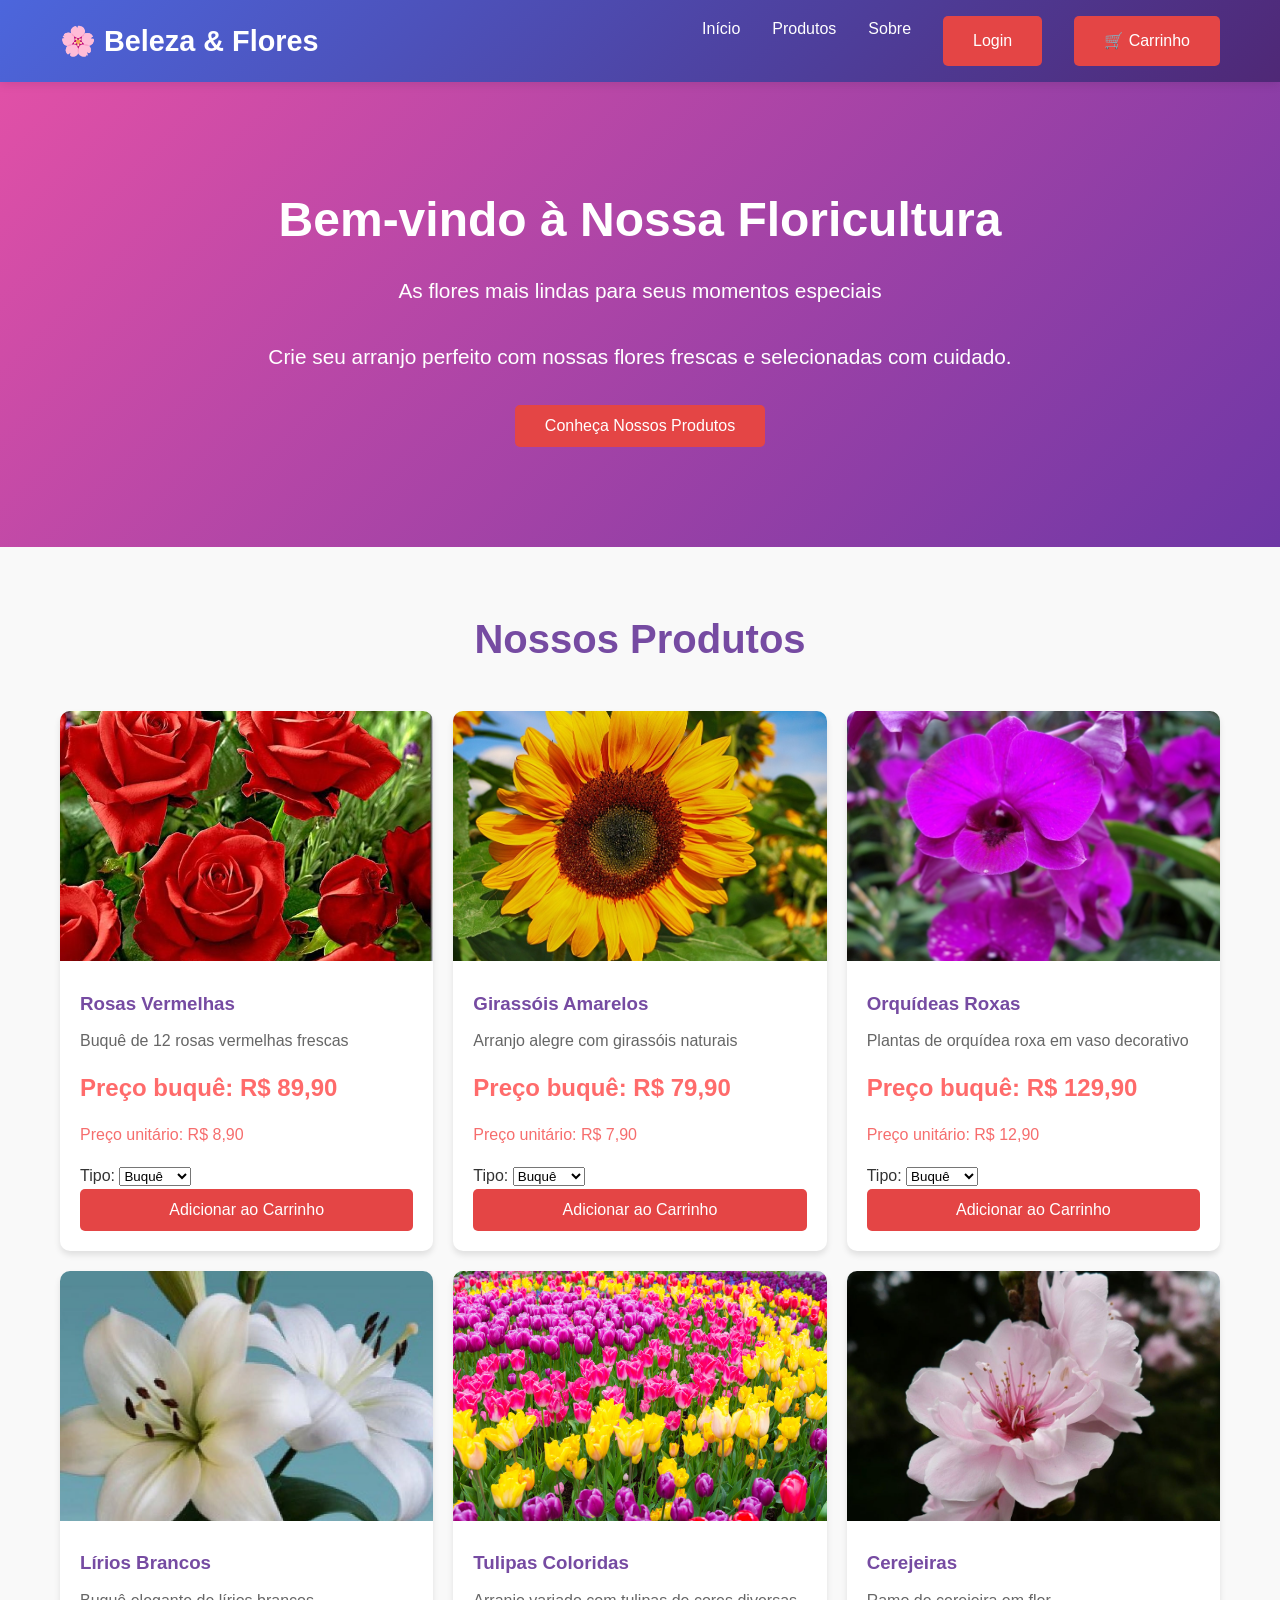
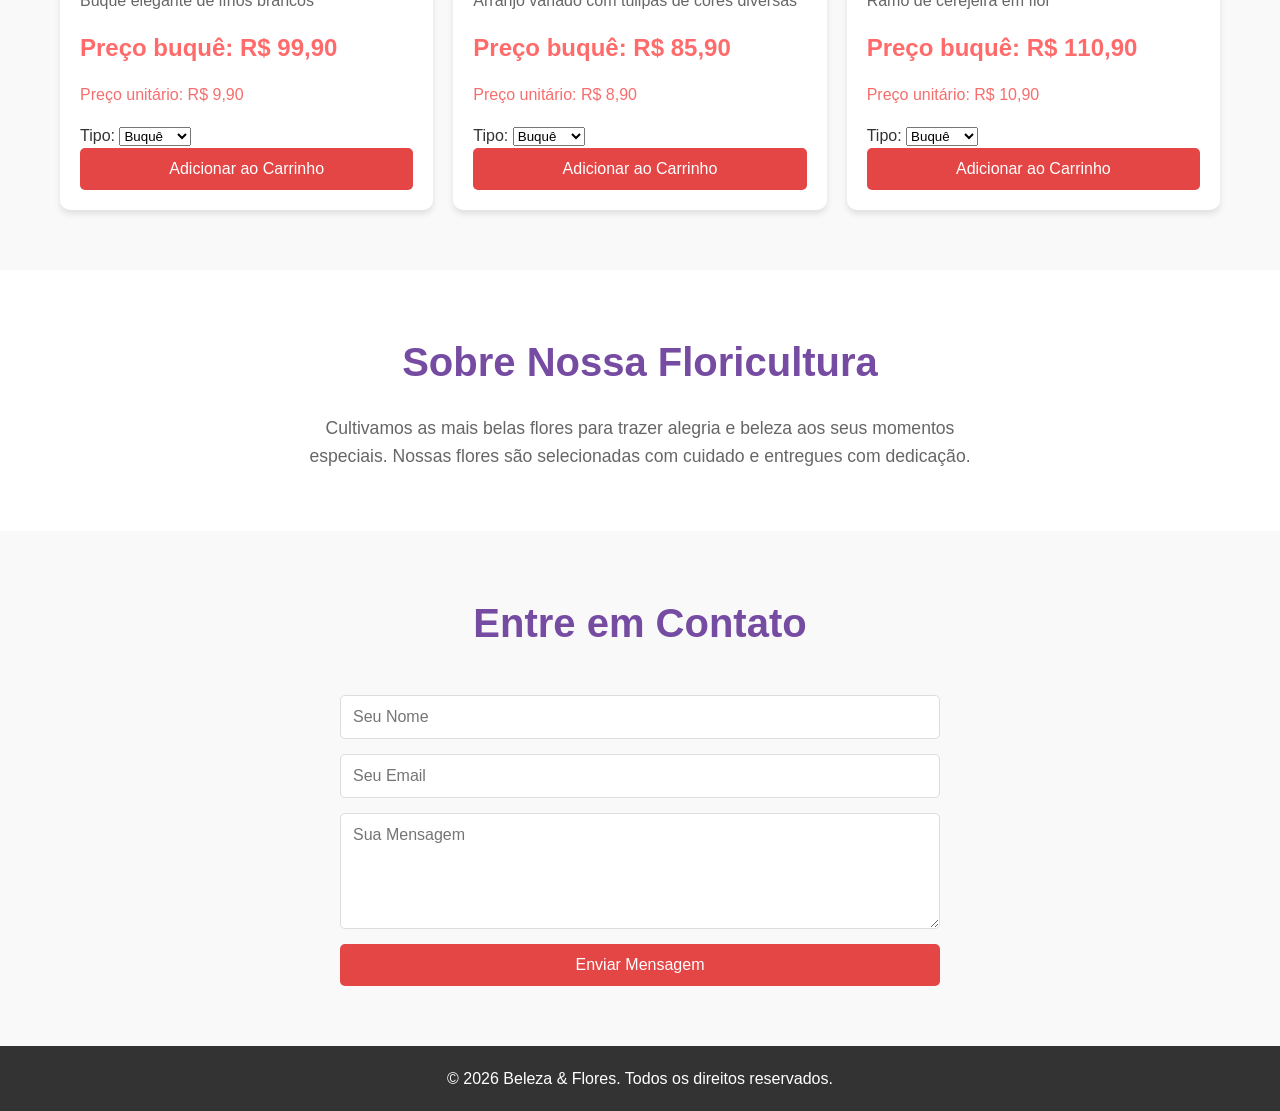
<file: src/index.html>
<!DOCTYPE html>
<html lang="pt-BR">
<head>
    <meta charset="UTF-8">
    <meta name="viewport" content="width=device-width, initial-scale=1.0">
    <title>Floricultura Beleza & Flores</title>
    <link rel="stylesheet" href="style.css">
</head>
<body>

    <!-- Header/Navegação -->
    <header class="header">
        <div class="container">
            <div class="logo">🌸 Beleza & Flores</div>
            <nav class="nav">
                <a href="#home">Início</a>
                <a href="#products">Produtos</a>
                <a href="#about">Sobre</a>
                <div id="usuarioInfo">
                    <span id="nomeUsuario"></span>
                    <button id="logout" class="btn" onclick="logout()">Sair</button>
                </div>
                <a href="login.html" class="btn" id="loginBtn">Login</a>
                <a href="carrinho.html" class="btn">🛒 Carrinho</a>
            </nav>
        </div>
    </header>

    <!-- Banner Principal -->
    <section id="home" class="hero">
        <div class="hero-content">
            <h1>Bem-vindo à Nossa Floricultura</h1>
            <p>As flores mais lindas para seus momentos especiais</p>
            <p>Crie seu arranjo perfeito com nossas flores frescas e selecionadas com cuidado.</p>
            <button class="btn" onclick="scrollToProducts()">Conheça Nossos Produtos</button>
        </div>
    </section>

    <!-- Seção de Produtos -->
    <section id="products" class="products">
        <div class="container">
            <h2>Nossos Produtos</h2>
            <div class="product-grid" id="product-grid">
                <!-- Produtos serão adicionados por JavaScript -->
            </div>
        </div>
    </section>

    <!-- Seção Sobre -->
    <section id="about" class="about">
        <div class="container">
            <h2>Sobre Nossa Floricultura</h2>
            <p>Cultivamos as mais belas flores para trazer alegria e beleza aos seus momentos especiais. Nossas flores são selecionadas com cuidado e entregues com dedicação.</p>
        </div>
    </section>

    <!-- Seção de Contato -->
    <section id="contact" class="contact">
        <div class="container">
            <h2>Entre em Contato</h2>
            <form  class="contact-form" onsubmit="handleSubmit(event)">
                <input type="text" name="nome" placeholder="Seu Nome" required>
                <input type="email" name="email" placeholder="Seu Email" required>
                <textarea name="mensagem" placeholder="Sua Mensagem" rows="5" required></textarea>
                <button type="submit" class="btn">Enviar Mensagem</button>

            </form>
        </div>
    </section>

    <!-- Footer -->
    <footer class="footer">
        <p>&copy; 2026 Beleza & Flores. Todos os direitos reservados.</p>
    </footer>

    <script src="script.js"></script>
</body>
</html>
</file>
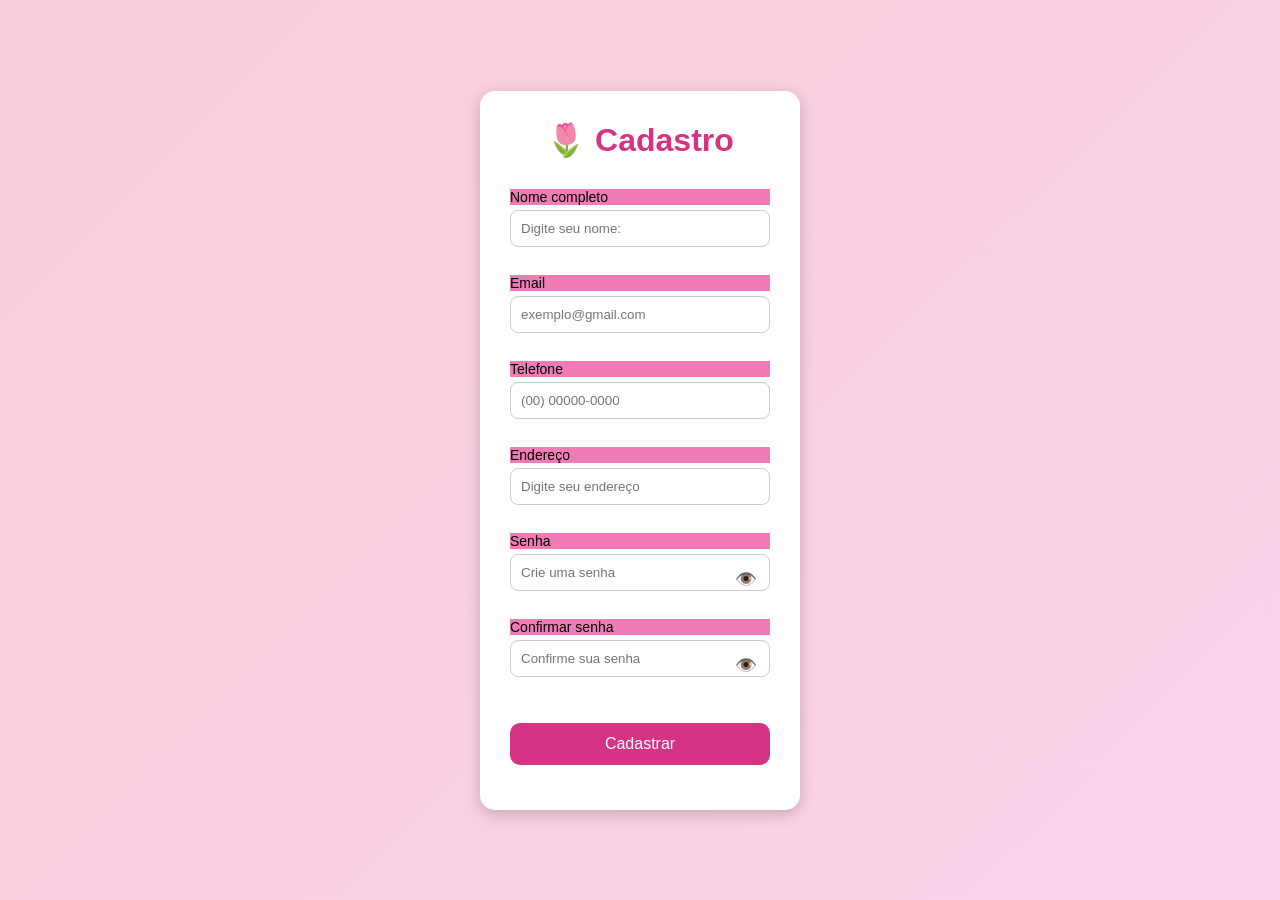
<file: src/cadastro.html>
<!DOCTYPE html>
<html lang="pt-br">
<head>
    <meta charset="UTF-8">
    <title>Cadastro - Floricultura</title>
    <link rel="stylesheet" href="Cadastro.style.css">
</head>
<body>
     <a href="login.html"></a>
    <div class="container">
        <h1>🌷 Cadastro</h1>

        <form id="cadastroForm">
            <label>Nome completo</label>
            <input type="text" id="fullName" name="fullName" placeholder="Digite seu nome:" pattern="^[A-Za-zá-úÁ-Ú\s]+$" required>
            <br>
            <div id="welcome"></div>
            <label>Email</label>
            <input type="email" id="email" name="email" placeholder="exemplo@gmail.com" required>
            <br>
            <label>Telefone</label>
            <input type="tel"id="phone" name="phone"placeholder="(00) 00000-0000"required inputmode="numeric" pattern="[0-9]*" maxlength="11"oninput=" this.value = this.value.replace(/\D/g, '')">
            <br>
            <label>Endereço</label>
            <input type="text" id="address" name="address" placeholder="Digite seu endereço">
            <br>
            <label>Senha</label>
            <div class="password-field">
                <input type="password" id="password" name="password" placeholder="Crie uma senha" required minlength="8">
                <button type="button" class="toggle-password" data-target="password" aria-label="Mostrar senha">👁️</button>
            </div>
            <br>
            <label>Confirmar senha</label>
            <div class="password-field">
                <input type="password" id="confirmPassword" name="confirmPassword" placeholder="Confirme sua senha" required minlength="8">
                <button type="button" class="toggle-password" data-target="confirmPassword" aria-label="Mostrar confirmação de senha">👁️</button>
            </div>
            <div id="passwordMatchMessage" class="match-message"></div>
            <button type="submit">Cadastrar</button>
             <p><a href="index.html"></a></p>
        </form>

    </div>
   
 <script src="cadastro.script.js"></script>
</body>
</html>
</file>
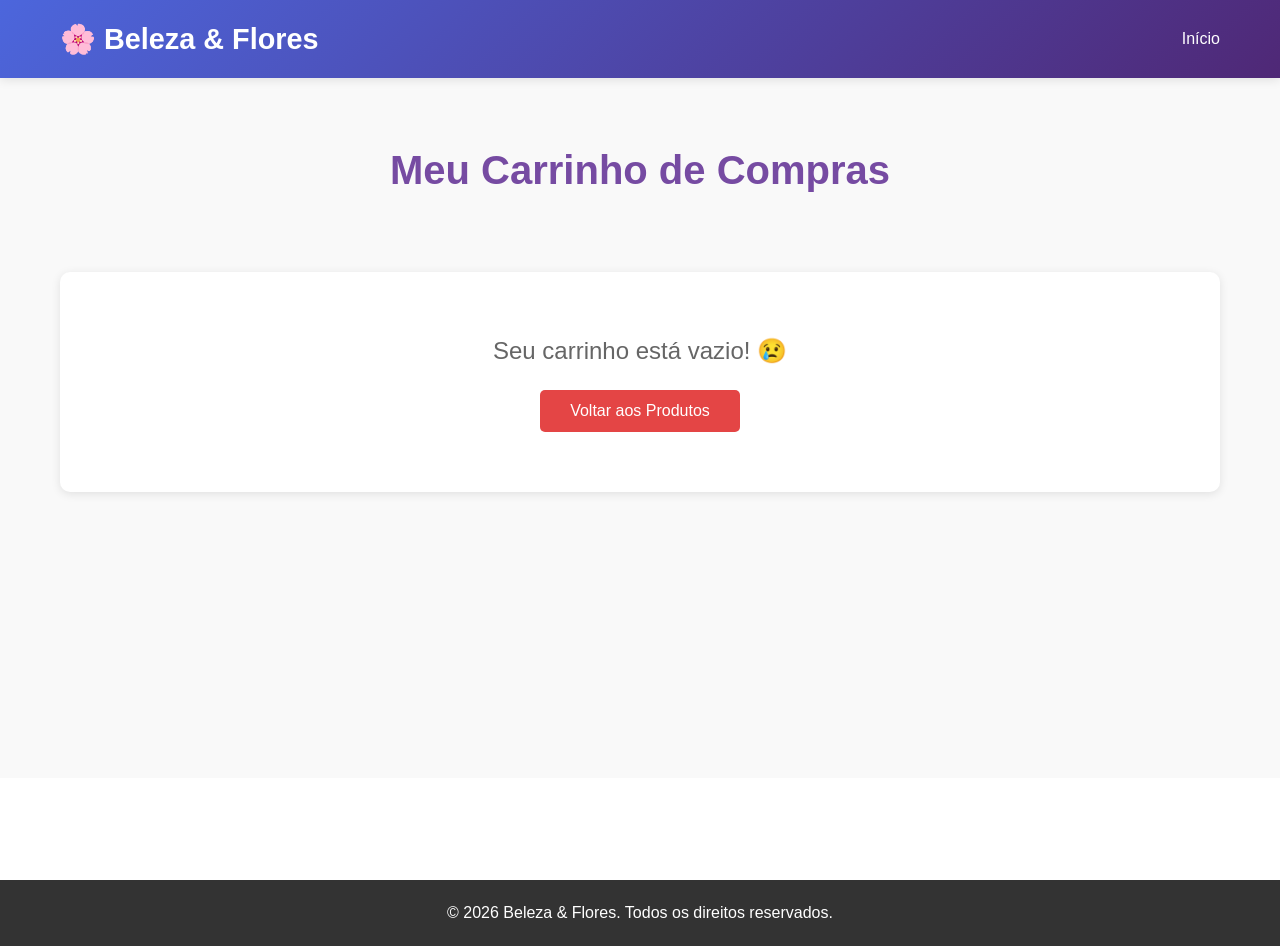
<file: src/carrinho.html>
<!DOCTYPE html>
<html lang="pt-BR">
<head>
    <meta charset="UTF-8">
    <meta name="viewport" content="width=device-width, initial-scale=1.0">
    <title>Meu Carrinho - Beleza & Flores</title>
    <link rel="stylesheet" href="style.css">
    <link rel="stylesheet" href="carrinho-style.css">
</head>
<body>

    <!-- Header/Navegação -->
    <header class="header">
        <div class="container">
            <div class="logo">🌸 Beleza & Flores</div>
            <nav class="nav">
                <a href="index.html">Início</a>
            </nav>
        </div>
    </header>

    <!-- Seção do Carrinho -->
    <section class="cart-section">
        <div class="container">
            <h1>Meu Carrinho de Compras</h1>
            
            <div class="cart-container">
                <!-- Tabela do Carrinho -->
                <div class="cart-table-wrapper">
                    <table class="cart-table" id="cartTable">
                        <thead>
                            <tr>
                                <th>Produto</th>
                                <th>Tipo</th>
                                <th>Preço Unitário</th>
                                <th>Quantidade</th>
                                <th>Total</th>
                                <th>Ação</th>
                            </tr>
                        </thead>
                        <tbody id="cartItems">
                            <!-- Itens do carrinho serão adicionados aqui -->
                        </tbody>
                    </table>
                </div>

                <!-- Resumo do Carrinho -->
                <div class="cart-summary">
                    <h2>Resumo do Pedido</h2>
                    <div class="summary-item">
                        <span>Subtotal:</span>
                        <span id="subtotal">R$ 0,00</span>
                    </div>
                    <div class="summary-item">
                        <span>Taxa de Entrega:</span>
                        <span id="shipping">R$ 10,00</span>
                    </div>
                    <div class="summary-item total">
                        <span>Total:</span>
                        <span id="total">R$ 0,00</span>
                    </div>
                    
                    <div class="cart-actions">
                        <button class="btn btn-checkout">Finalizar Compra</button>
                        <button class="btn btn-continue" onclick="window.location.href='index.html#products'">Continuar Comprando</button>
                        <button class="btn btn-clear" onclick="clearCart()">Limpar Carrinho</button>
                    </div>
                </div>
            </div>

            <!-- Mensagem de carrinho vazio -->
            <div class="empty-cart" id="emptyCart" style="display: none;">
                <p>Seu carrinho está vazio! 😢</p>
                <button class="btn" onclick="window.location.href='index.html#products'">Voltar aos Produtos</button>
            </div>
        </div>
    </section>
    <br>
    <br>
    <br>
    <br>

    <!-- Footer -->
    <footer class="footer">
        <p>&copy; 2026 Beleza & Flores. Todos os direitos reservados.</p>
    </footer>

    <script src="carrinho-script.js"></script>
</body>
</html>
</file>
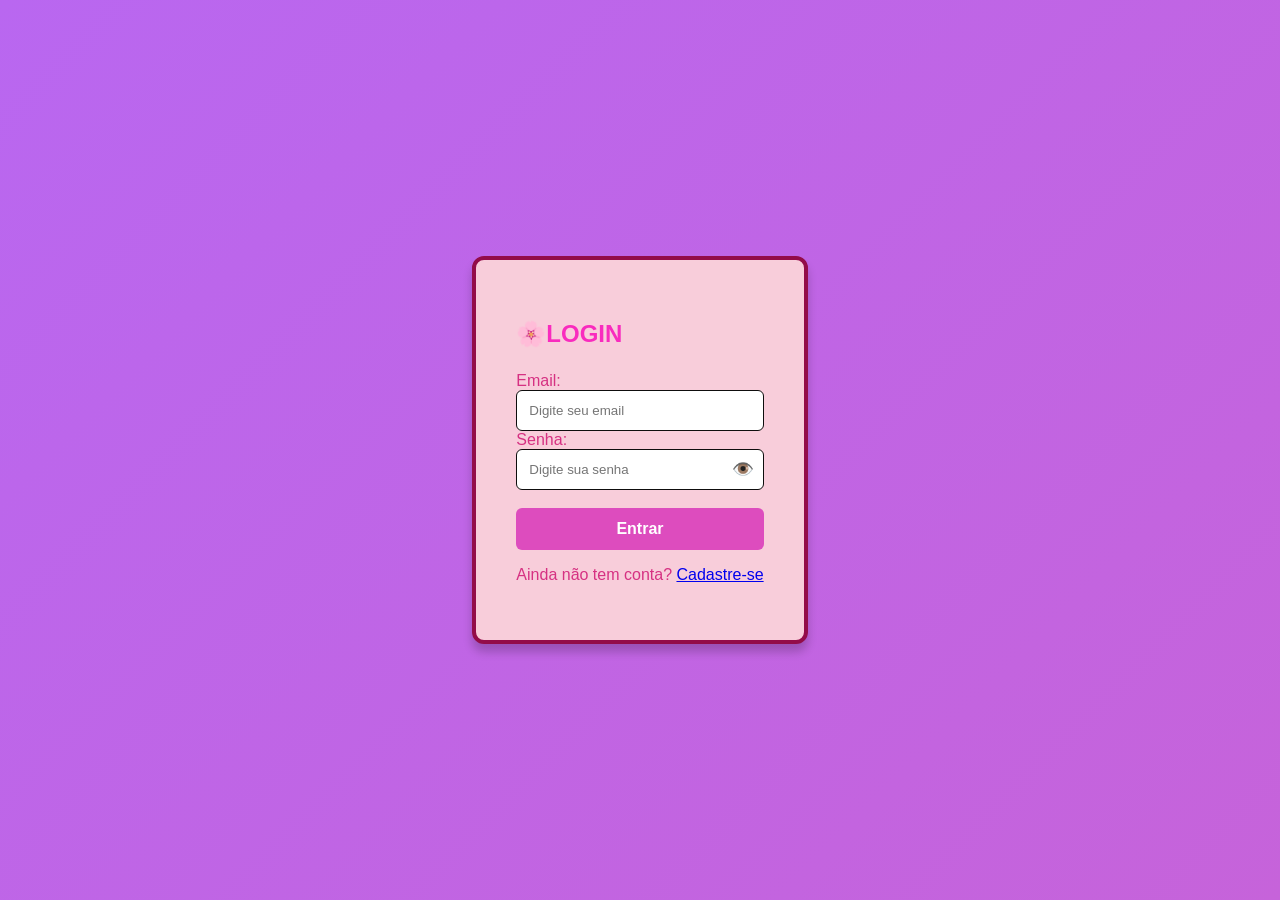
<file: src/login.html>
<!DOCTYPE html>
<html lang="pt-br">
<head>
    <meta charset="UTF-8">
    <meta name="viewport" content="width=device-width, initial-scale=1.0">
    <title>Login</title>
    <link rel="stylesheet" href="login.style.css">
</head>
<body>
    <div class="container">
        <h2> 🌸LOGIN</h2>
        <form id="loginForm">
            <div class="form-group">
                <label for="email">Email:</label>
                <input type="email" id="email" name="email" required placeholder="Digite seu email">
            </div>
            <div class="form-group">
                <label for="password">Senha:</label>
                <div class="password-field">
                    <input type="password" id="password" name="password" required placeholder="Digite sua senha" minlength="8">
                    <button type="button" class="toggle-password" data-target="password" aria-label="Mostrar senha">👁️</button>
                </div>
            </div><br>
            <button type="submit">Entrar</button><br>
             <p>Ainda não tem conta? <a href="cadastro.html">Cadastre-se</a></p>
             <p><a href="index.html"></a></p>
        </form>
    </div>

    <script src="login.script.js"></script>

</body>
</html>
</file>
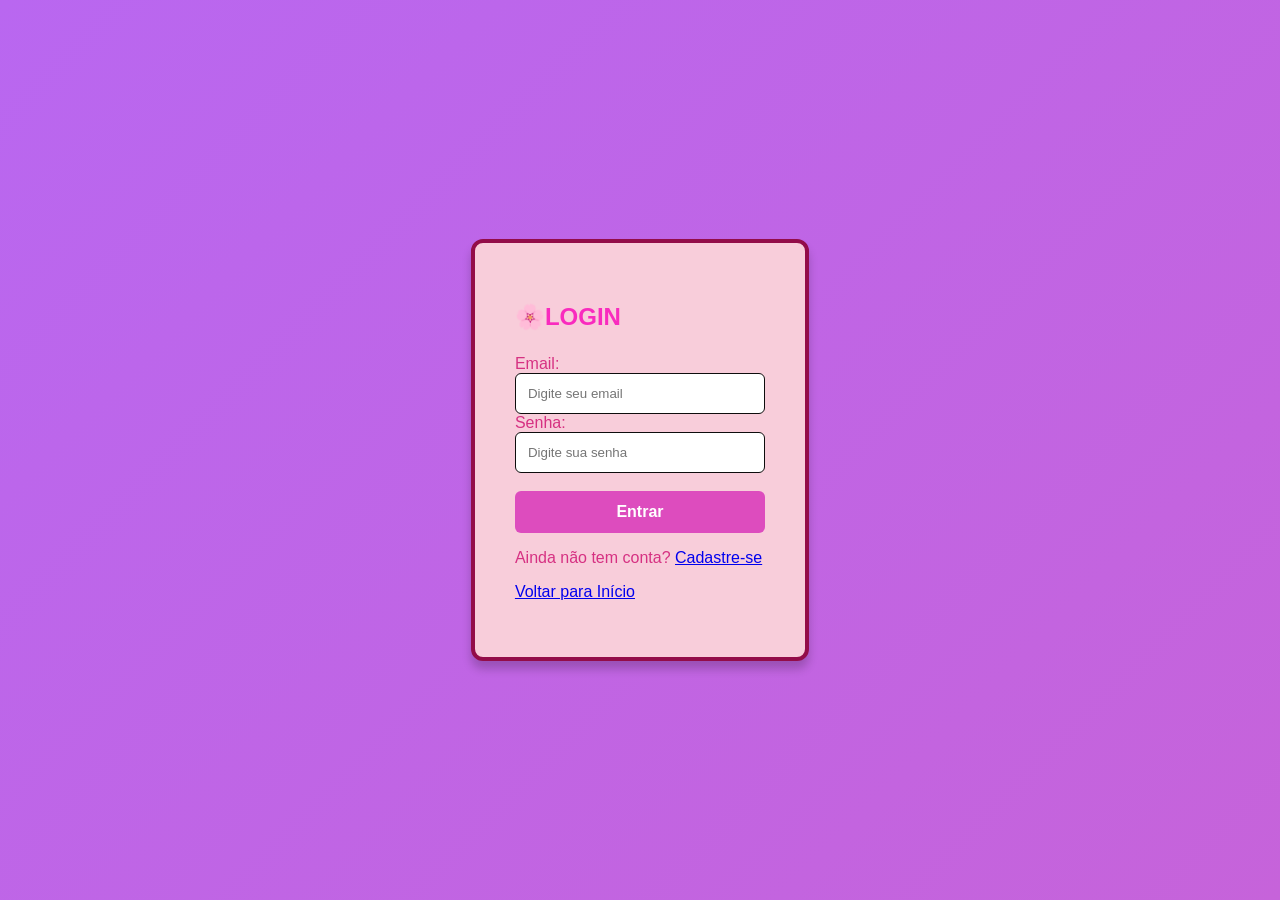
<file: src/login.index.html>
<!DOCTYPE html>
<html lang="pt-br">
<head>
    <meta charset="UTF-8">
    <meta name="viewport" content="width=device-width, initial-scale=1.0">
    <title>Login</title>
    <link rel="stylesheet" href="login.style.css">
</head>
<body>
    <div class="container">
        <h2> 🌸LOGIN</h2>
        <form id="loginForm">
            <div class="form-group">
                <label for="email">Email:</label>
                <input type="email" id="email" name="email" required placeholder="Digite seu email">
            </div>
            <div class="form-group">
                <label for="password">Senha:</label>
                <input type="password" id="password" name="password" required placeholder="Digite sua senha" minlength="8">
            </div><br>
            <button type="submit">Entrar</button><br>
             <p>Ainda não tem conta? <a href="cadastro.html">Cadastre-se</a></p>
             <p><a href="index.html">Voltar para Início</a></p>
        </form>
    </div>

    <script src="login.script.js"></script>

</body>
</html>
</file>
<file: src/style.css>
* {
    margin: 0;
    padding: 0;
    box-sizing: border-box;
}

body {
    font-family: 'Segoe UI', Tahoma, Geneva, Verdana, sans-serif;
    line-height: 1.6;
    color: #333;
}

.container {
    max-width: 1200px;
    margin: 0 auto;
    padding: 0 20px;
}

/* Header */
.header {
    background: linear-gradient(135deg, #4c66dc 0%, #4f2876 100%);
    color: white;
    padding: 1rem 0;
    position: sticky;
    top: 0;
    z-index: 100;
    box-shadow: 0 2px 10px rgba(0, 0, 0, 0.1);
}
#usuarioInfo {
    display: none;
    color: #fff;
    align-items: center;
    gap: 15px;
    display: flex;
}
.header .container {
    display: flex;
    justify-content: space-between;
    align-items: center;
}

.logo {
    font-size: 1.8rem;
    font-weight: bold;
}

.nav {
    display: flex;
    gap: 2rem;
}

.nav a {
    color: white;
    text-decoration: none;
    transition: opacity 0.3s;
}

.nav a:hover {
    opacity: 0.8;
}

/* Hero Section */
.hero {
    background: linear-gradient(135deg, #e150a7 0%, #6e37a6 100%);
    color: white;
    padding: 100px 20px;
    text-align: center;
}

.hero-content h1 {
    font-size: 3rem;
    margin-bottom: 1rem;
}

.hero-content p {
    font-size: 1.3rem;
    margin-bottom: 2rem;
}

/* Button */
.btn {
    background-color: #e44545;
    color: white;
    padding: 12px 30px;
    border: none;
    border-radius: 5px;
    font-size: 1rem;
    cursor: pointer;
    transition: background-color 0.3s;
}

.btn:hover {
    background-color: #ff5252;
}
.btn:logout {
    background-color: #d9534f;
}

/* Products Section */
.products {
    padding: 60px 20px;
    background-color: #f9f9f9;
}

.products h2 {
    text-align: center;
    font-size: 2.5rem;
    margin-bottom: 40px;
    color: #764ba2;
}

.product-grid {
    display: grid;
    grid-template-columns: repeat(auto-fit, minmax(280px, 1fr));
    gap: 20px;
}

.product-card {
    background: white;
    border-radius: 10px;
    overflow: hidden;
    box-shadow: 0 4px 6px rgba(0, 0, 0, 0.1);
    transition: transform 0.3s;
}

.product-card:hover {
    transform: translateY(-5px);
}

.product-image {
    width: 100%;
    height: 250px;
    object-fit: cover;
}

.product-info {
    padding: 20px;
}

.product-info h3 {
    color: #764ba2;
    margin-bottom: 10px;
}

.product-info p {
    color: #666;
    margin-bottom: 15px;
}

.price {
    font-size: 1.5rem;
    color: #ff6b6b;
    font-weight: bold;
    margin-bottom: 15px;
}
.price-unitary {
    font-size: 1rem;
    color: #f66d6d;
    margin-bottom: 15px;
}
.product-card .btn {
    width: 100%;
}

/* About Section */
.about {
    padding: 60px 20px;
    text-align: center;
}

.about h2 {
    font-size: 2.5rem;
    margin-bottom: 20px;
    color: #764ba2;
}

.about p {
    font-size: 1.1rem;
    color: #666;
    max-width: 700px;
    margin: 0 auto;
} 

/* Contact Section */
.contact {
    padding: 60px 20px;
    background-color: #f9f9f9;
}

.contact h2 {
    text-align: center;
    font-size: 2.5rem;
    margin-bottom: 40px;
    color: #764ba2;
}

.contact-form {
    max-width: 600px;
    margin: 0 auto;
    display: flex;
    flex-direction: column;
    gap: 15px;
}
.contact-login{
    max-width: 500px;
    margin: 0 auto;
    font-display: flex;
}

.contact-form input,
.contact-form textarea {
    padding: 12px;
    border: 1px solid #ddd;
    border-radius: 5px;
    font-family: inherit;
    font-size: 1rem;
}

.contact-form textarea {
    resize: vertical;
}

.contact-form button {
    width: 100%;
}

/* Footer */
.footer {
    background-color: #333;
    color: white;
    text-align: center;
    padding: 20px;
}

/* Responsive */
@media (max-width: 768px) {
    .nav {
        gap: 1rem;
    }

    .hero-content h1 {
        font-size: 2rem;
    }

    .products h2 {
        font-size: 2rem;
    }
}
</file>
<file: src/Cadastro.style.css>
* {

    margin: 0px;
    padding: 0px;
    box-sizing: border-box;

}

/*Tela-de-Cadastro*/
body {
    font-family: Arial, sans-serif;
    background: linear-gradient(135deg, #f8cdda, #fbd3e9);
    display: flex;
    justify-content: center;
    align-items: center;
    height: 100vh;
    margin: 0;
}

.container {
    background: white;
    padding: 30px;
    border-radius: 15px;
    width: 320px;
    box-shadow: 0 4px 15px rgba(0,0,0,0.2);
    text-align: center;
}

h1 {
    margin-bottom: 20px;
    color: #d63384;
}

form {
    display: flex;
    flex-direction: column;
}

label {
    text-align: left;
    margin-top: 10px;
    font-size: 14px;
    background-color: #f07cb6;
}

input {
    padding: 10px;
    margin-top: 5px;
    border-radius: 8px;
    border: 1px solid #ccc;
    outline: none;
    width: 100%;
}

.password-field {
    position: relative;
    display: flex;
    align-items: center;
}

.password-field input {
    padding-right: 44px;
}

.toggle-password {
    position: absolute;
    right: 8px;
    background: transparent;
    border: none;
    cursor: pointer;
    font-size: 1.1rem;
    padding: 5px;
}

.toggle-password:focus {
    outline: none;
}

.match-message {
    margin-top: 8px;
    font-size: 13px;
    min-height: 18px;
    text-align: left;
}

.match-ok {
    color: #2d8a4d;
}

.match-error {
    color: #d63333;
}

input:focus {
    border-color: #d63384;
}

button {
    margin-top: 20px;
    padding: 12px;
    border: none;
    border-radius: 10px;
    background: #d63384;
    color: white;
    font-size: 16px;
    cursor: pointer;
}

button:hover {
    background: #b02a6b;
}

p {
    margin-top: 15px;
    font-size: 14px;
}

a {
    color: #d63384;
    text-decoration: none;
}

a:hover {
    text-decoration: underline;
}
</file>
<file: src/carrinho-style.css>
/* Seção do Carrinho */
.cart-section {
    padding: 60px 20px;
    min-height: calc(100vh - 200px);
    background-color: #f9f9f9;
}

.cart-section h1 {
    text-align: center;
    font-size: 2.5rem;
    margin-bottom: 40px;
    color: #764ba2;
}

/* Container Principal */
.cart-container {
    display: grid;
    grid-template-columns: 2fr 1fr;
    gap: 30px;
    margin-bottom: 30px;
}

/* Tabela do Carrinho */
.cart-table-wrapper {
    background: white;
    border-radius: 10px;
    overflow: hidden;
    box-shadow: 0 2px 10px rgba(0, 0, 0, 0.1);
}

.cart-table {
    width: 100%;
    border-collapse: collapse;
}

.cart-table thead {
    background-color: #764ba2;
    color: white;
}

.cart-table th {
    padding: 15px;
    text-align: left;
    font-weight: 600;
}

.cart-table td {
    padding: 15px;
    border-bottom: 1px solid #eee;
}

.cart-table tbody tr:hover {
    background-color: #f5f5f5;
}

.quantity-controls {
    display: flex;
    align-items: center;
    gap: 5px;
}

.quantity-controls button {
    width: 30px;
    height: 30px;
    padding: 0;
    border: 1px solid #ddd;
    background: white;
    cursor: pointer;
    border-radius: 3px;
    font-weight: bold;
    transition: background-color 0.3s;
}

.quantity-controls button:hover {
    background-color: #764ba2;
    color: white;
}

.quantity-controls input {
    width: 50px;
    text-align: center;
    border: 1px solid #ddd;
    padding: 5px;
    border-radius: 3px;
}

.remove-btn {
    background-color: #ff6b6b;
    color: white;
    border: none;
    padding: 8px 15px;
    border-radius: 5px;
    cursor: pointer;
    transition: background-color 0.3s;
    font-size: 0.9rem;
}

.remove-btn:hover {
    background-color: #ff5252;
}

/* Resumo do Carrinho */
.cart-summary {
    background: white;
    border-radius: 10px;
    padding: 25px;
    box-shadow: 0 2px 10px rgba(0, 0, 0, 0.1);
    height: fit-content;
}

.cart-summary h2 {
    color: #764ba2;
    margin-bottom: 20px;
    font-size: 1.5rem;
}

.summary-item {
    display: flex;
    justify-content: space-between;
    margin-bottom: 15px;
    padding-bottom: 15px;
    border-bottom: 1px solid #eee;
    font-size: 1rem;
}

.summary-item.total {
    border: none;
    margin-bottom: 0;
    padding-bottom: 0;
    font-size: 1.3rem;
    font-weight: bold;
    color: #ff6b6b;
}

/* Botões de Ação */
.cart-actions {
    display: flex;
    flex-direction: column;
    gap: 10px;
    margin-top: 25px;
}

.btn-checkout {
    background-color: #27ae60;
}

.btn-checkout:hover {
    background-color: #229954;
}

.btn-continue {
    background-color: #3498db;
}

.btn-continue:hover {
    background-color: #2980b9;
}

.btn-clear {
    background-color: #e74c3c;
}

.btn-clear:hover {
    background-color: #c0392b;
}

/* Carrinho Vazio */
.empty-cart {
    text-align: center;
    padding: 60px 20px;
    background: white;
    border-radius: 10px;
    box-shadow: 0 2px 10px rgba(0, 0, 0, 0.1);
}

.empty-cart p {
    font-size: 1.5rem;
    color: #666;
    margin-bottom: 20px;
}

/* Responsivo */
@media (max-width: 768px) {
    .cart-container {
        grid-template-columns: 1fr;
    }

    .cart-section h1 {
        font-size: 1.8rem;
    }

    .cart-table {
        font-size: 0.9rem;
    }

    .cart-table th,
    .cart-table td {
        padding: 10px;
    }

    .quantity-controls {
        flex-direction: column;
        gap: 3px;
    }

    .quantity-controls input {
        width: 40px;
    }
}
</file>
<file: src/login.style.css>
body {
  margin: 0;
  height: 100vh;
  display: flex;
  justify-content: center;
  align-items: center;
  background: linear-gradient(135deg, #b967f0 0%, #c663da 100%); 
  font-family: 'Segoe UI', sans-serif;
  border-block-width: 8px;color: #ce0b6dce;
  image-rendering: crisp-edges ;
}
.container {
  background: #f8cdda;
  padding: 40px;
  border-radius: 12px;
  border: 4px solid #930c49;
  box-shadow: 0 8px 10px rgba(0, 0, 0, 0.2);
}
.container form {
  background: transparent;
  padding: 0;
  border: none;
  box-shadow: none;
  width: 100%;
}


.login-card {
  background: rgb(31, 29, 29);
  padding: 2.5rem;
  border-radius: 12px;
  box-shadow: 0 10px 25px rgba(0,0,0,0.2);
  width: 100%;
  max-width: 350px;
  text-align:center;
}

h2 { margin-bottom: 1.5rem; color: #f92bbe; }

.a { color: #201616; text-decoration: none; font-size: 0.9rem;  transition: color 0.3s; }

.a:hover { color: #dd4cbe; 
box-shadow: #540943;}


.input-group { margin-bottom: 1rem; }

input {
  width: 100%;
  padding: 12px;
  border: 1px solid #0e0d0d;
  border-radius: 6px;
  outline: none;
  transition: border-color 0.3s;
  box-sizing: border-box; 
}

.password-field {
  position: relative;
}

.password-field input {
  padding-right: 24px;
}

.toggle-password {
  position: absolute;
  right: 10px;
  top: 50%;
  transform: translateY(-50%);
  background: transparent;
  border: none;
  cursor: pointer;
  font-size: 1.1rem;
  padding: 0;
  width: auto;
}

.toggle-password:focus {
  outline: none;
}

input:focus { border-color: #667eea; }

button {
  width: 100%;
  padding: 12px;
  background-color: #dd4cbe;
  color: white;
  border: none;
  border-radius: 6px;
  cursor: pointer;
  font-weight: bold;
  font-size: 1rem;
  transition: background 0.3s;
}
button:hover { background-color: #f396eb; }
</file>
